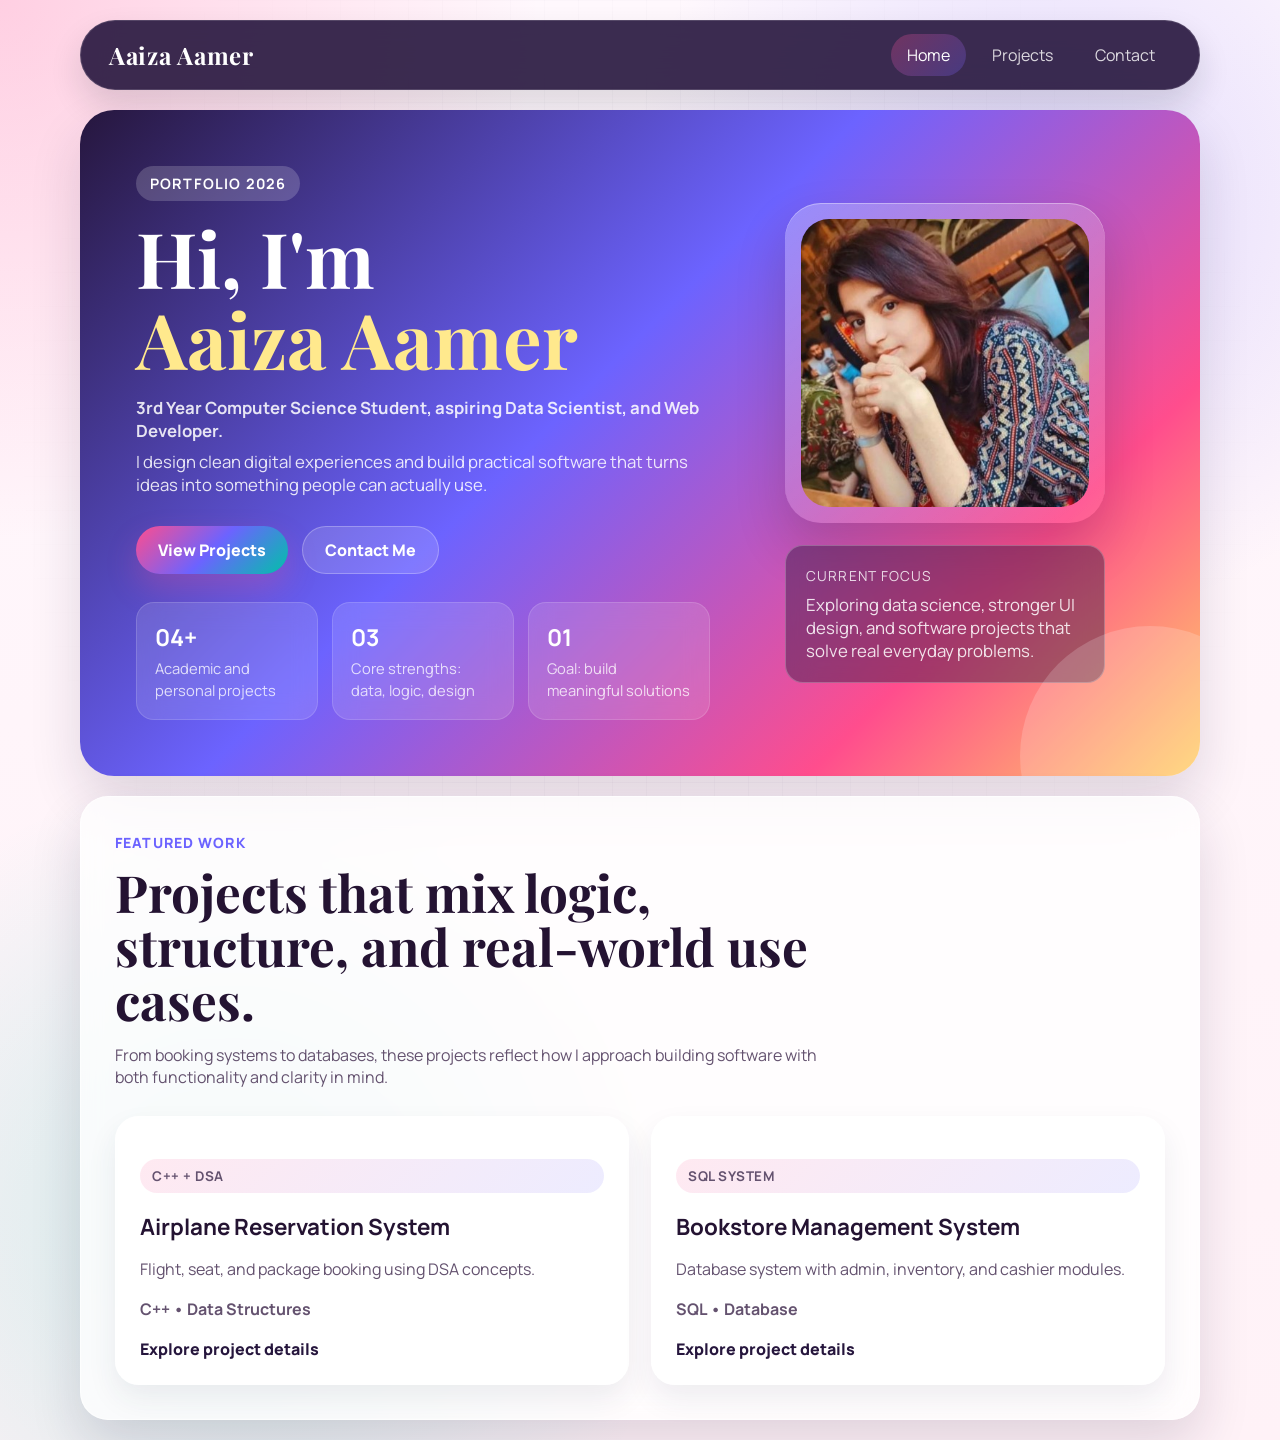
<file: index.html>
<!DOCTYPE html>
<html lang="en">
<head>
  <meta charset="UTF-8">
  <meta name="viewport" content="width=device-width, initial-scale=1.0">
  <title>Home | Portfolio</title>
  <link rel="preconnect" href="https://fonts.googleapis.com">
  <link rel="preconnect" href="https://fonts.gstatic.com" crossorigin>
  <link href="https://fonts.googleapis.com/css2?family=Manrope:wght@400;500;700;800&family=Playfair+Display:wght@600;700;800&display=swap" rel="stylesheet">
  <link rel="stylesheet" href="style.css">
</head>
<body>

<header>
  <nav class="navbar">
    <h2 class="logo">Aaiza Aamer</h2>
    <ul>
      <li><a href="index.html" class="active">Home</a></li>
      <li><a href="projects.html">Projects</a></li>
      <li><a href="contact.html">Contact</a></li>
    </ul>
  </nav>
</header>

<section class="hero">
  <div class="hero-copy">
    <span class="eyebrow">Portfolio 2026</span>
    <h1>Hi, I'm <br><span class="name">Aaiza Aamer</span></h1>
    <p class="hero-lead">3rd Year Computer Science Student, aspiring Data Scientist, and Web Developer.</p>
    <p class="hero-tagline">I design clean digital experiences and build practical software that turns ideas into something people can actually use.</p>

    <div class="hero-actions">
      <a href="projects.html" class="btn">View Projects</a>
      <a href="contact.html" class="btn secondary">Contact Me</a>
    </div>

    <div class="hero-stats">
      <div class="stat-card">
        <strong>04+</strong>
        <span>Academic and personal projects</span>
      </div>
      <div class="stat-card">
        <strong>03</strong>
        <span>Core strengths: data, logic, design</span>
      </div>
      <div class="stat-card">
        <strong>01</strong>
        <span>Goal: build meaningful solutions</span>
      </div>
    </div>
  </div>

  <div class="hero-visual">
    <div class="picture-frame">
      <div class="picture">
        <img src="picture.jpg" alt="Profile Picture">
      </div>
    </div>

    <div class="hero-note">
      <span class="hero-note-title">Current Focus</span>
      <p>Exploring data science, stronger UI design, and software projects that solve real everyday problems.</p>
    </div>
  </div>
</section>

<section class="featured-projects">
  <div class="section-heading">
    <span class="section-kicker">Featured Work</span>
    <h2>Projects that mix logic, structure, and real-world use cases.</h2>
    <p>From booking systems to databases, these projects reflect how I approach building software with both functionality and clarity in mind.</p>
  </div>

  <div class="projects-container">
    <div class="project-card">
      <span class="project-tag">C++ + DSA</span>
      <h3>Airplane Reservation System</h3>
      <p>Flight, seat, and package booking using DSA concepts.</p>
      <span>C++ • Data Structures</span>
      <a href="projects.html" class="project-link">Explore project details</a>
    </div>

    <div class="project-card">
      <span class="project-tag">SQL System</span>
      <h3>Bookstore Management System</h3>
      <p>Database system with admin, inventory, and cashier modules.</p>
      <span>SQL • Database</span>
      <a href="projects.html" class="project-link">Explore project details</a>
    </div>
  </div>
</section>



</body>
</html>
</file>
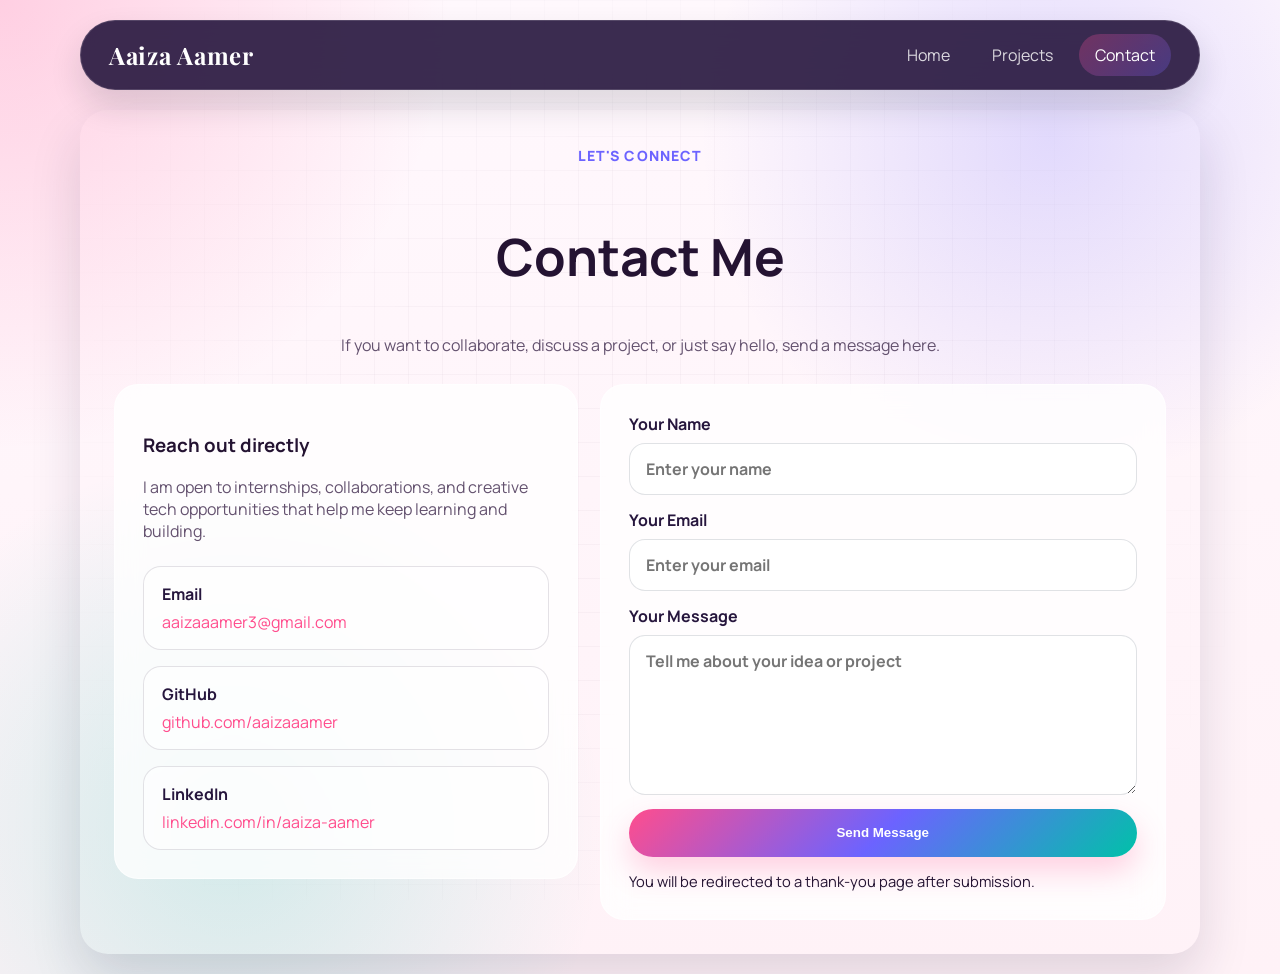
<file: contact.html>
<!DOCTYPE html>
<html lang="en">
<head>
  <meta charset="UTF-8">
  <meta name="viewport" content="width=device-width, initial-scale=1.0">
  <title>Contact | Portfolio</title>
  <link rel="preconnect" href="https://fonts.googleapis.com">
  <link rel="preconnect" href="https://fonts.gstatic.com" crossorigin>
  <link href="https://fonts.googleapis.com/css2?family=Manrope:wght@400;500;700;800&family=Playfair+Display:wght@600;700;800&display=swap" rel="stylesheet">
  <link rel="stylesheet" href="style.css">
</head>
<body>

<header>
  <nav class="navbar">
    <h2 class="logo">Aaiza Aamer</h2>
    <ul>
      <li><a href="index.html">Home</a></li>
      <li><a href="projects.html">Projects</a></li>
      <li><a href="contact.html" class="active">Contact</a></li>
    </ul>
  </nav>
</header>

<section class="contact">
  <div class="page-intro">
    <span class="section-kicker">Let's Connect</span>
    <h2>Contact Me</h2>
    <p>If you want to collaborate, discuss a project, or just say hello, send a message here.</p>
  </div>

  <div class="contact-grid">
    <div class="contact-card">
      <div class="contact-intro">
        <h3>Reach out directly</h3>
        <p>I am open to internships, collaborations, and creative tech opportunities that help me keep learning and building.</p>
      </div>

      <div class="contact-methods">
        <div class="contact-method">
          <strong>Email</strong>
          <a href="mailto:aaizaaamer3@gmail.com">aaizaaamer3@gmail.com</a>
        </div>
        <div class="contact-method">
          <strong>GitHub</strong>
          <a href="https://github.com/aaizaaamer" target="_blank" rel="noreferrer">github.com/aaizaaamer</a>
        </div>
        <div class="contact-method">
          <strong>LinkedIn</strong>
          <a href="https://linkedin.com/in/aaiza-aamer" target="_blank" rel="noreferrer">linkedin.com/in/aaiza-aamer</a>
        </div>
      </div>
    </div>

    <div class="contact-form">
      <form action="https://formspree.io/f/xeenjopr" method="POST">
        <label>
          Your Name
          <input type="text" name="name" placeholder="Enter your name" required>
        </label>

        <label>
          Your Email
          <input type="email" name="email" placeholder="Enter your email" required>
        </label>

        <label>
          Your Message
          <textarea name="message" placeholder="Tell me about your idea or project" required></textarea>
        </label>

        <input type="hidden" name="_next" value="https://aaizaaamer.github.io/Portfolio/thankyou.html">
        <button type="submit" class="btn">Send Message</button>
        <p class="form-note">You will be redirected to a thank-you page after submission.</p>
      </form>
    </div>
  </div>
</section>

</body>
</html>
</file>
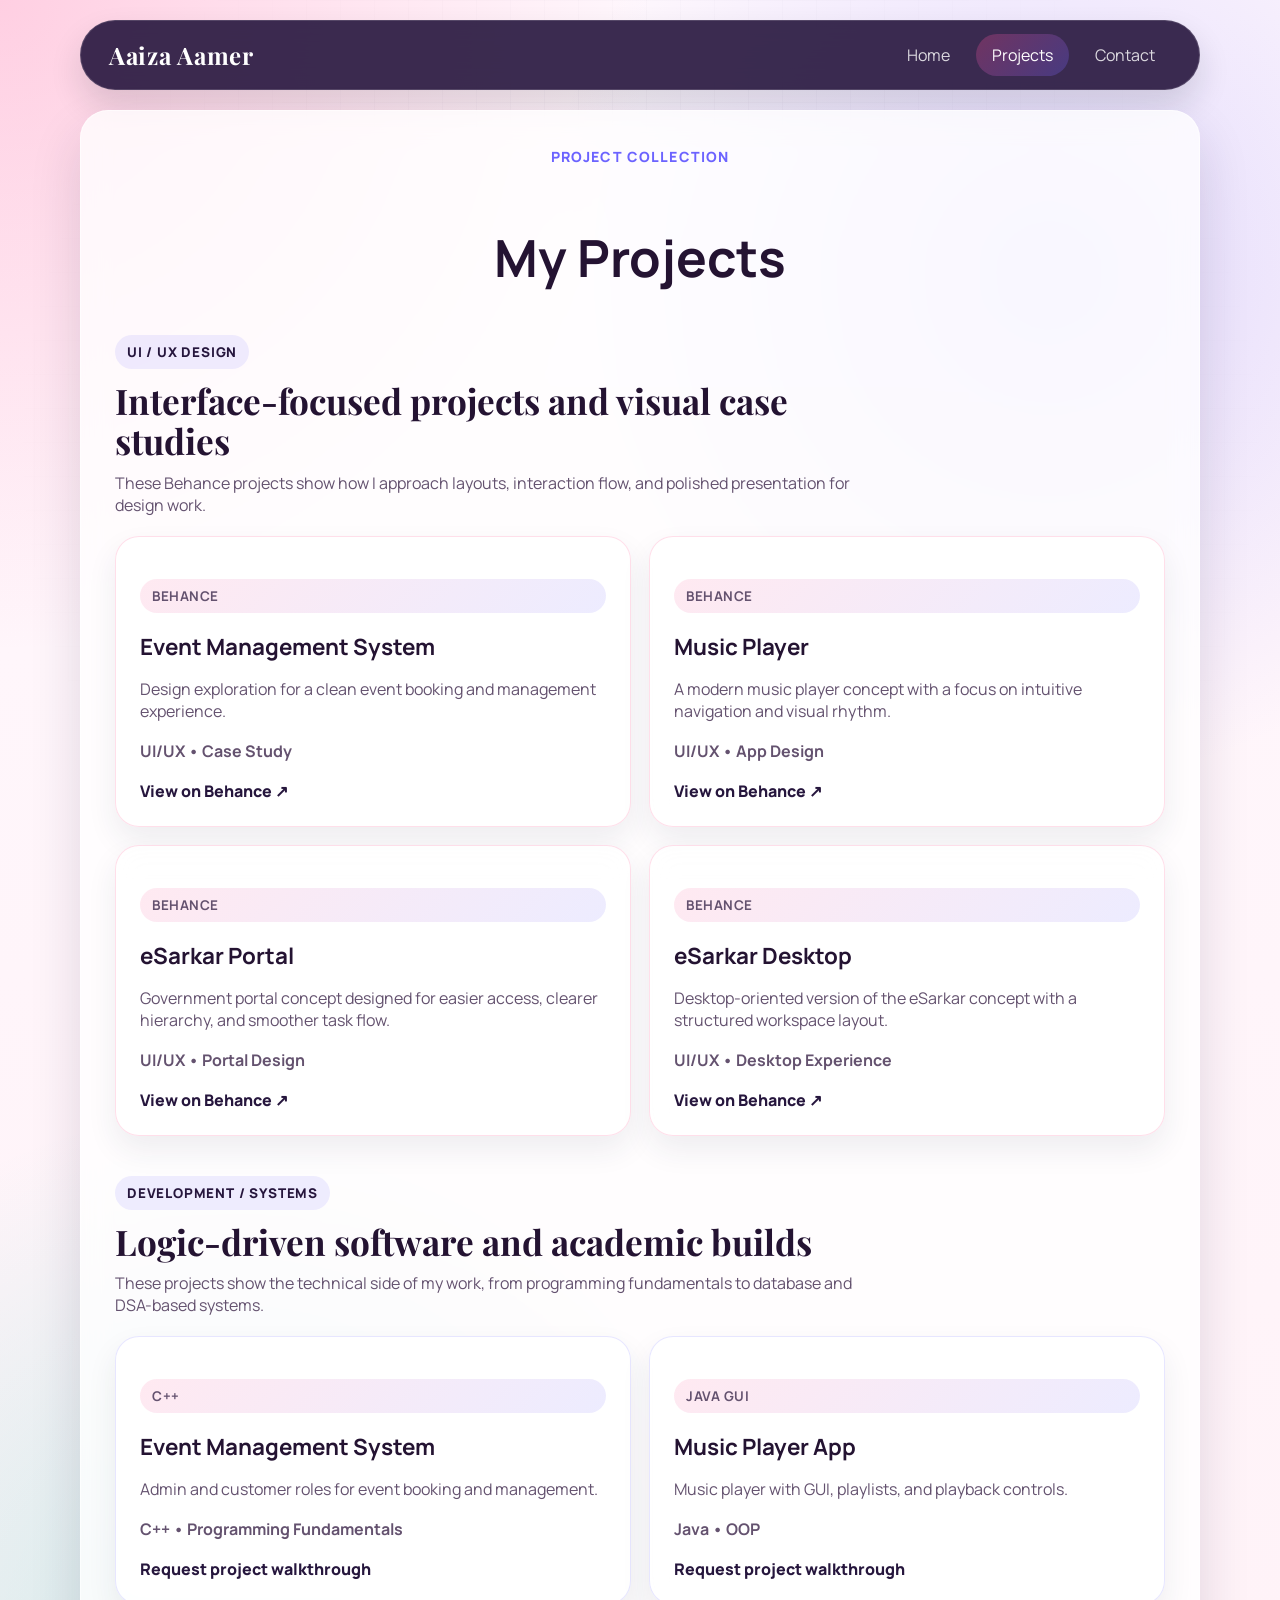
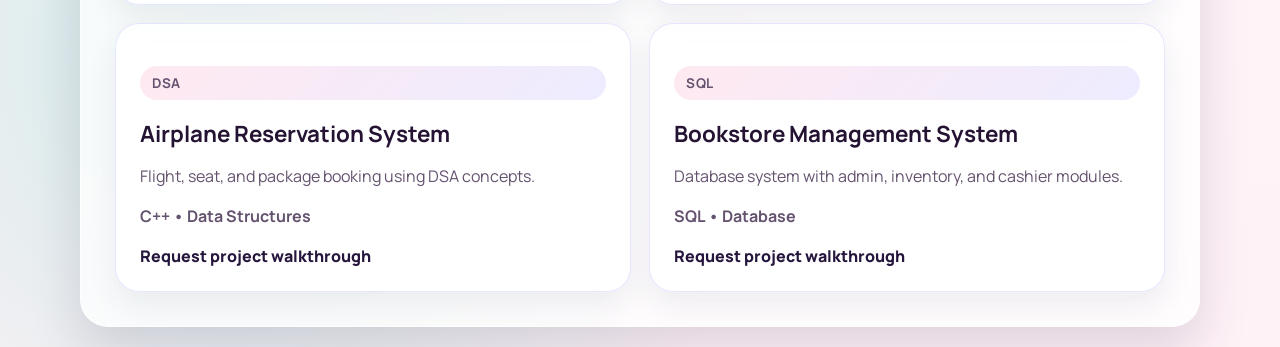
<file: projects.html>
<!DOCTYPE html>
<html lang="en">
<head>
  <meta charset="UTF-8">
  <meta name="viewport" content="width=device-width, initial-scale=1.0">
  <title>Projects | Portfolio</title>
  <link rel="preconnect" href="https://fonts.googleapis.com">
  <link rel="preconnect" href="https://fonts.gstatic.com" crossorigin>
  <link href="https://fonts.googleapis.com/css2?family=Manrope:wght@400;500;700;800&family=Playfair+Display:wght@600;700;800&display=swap" rel="stylesheet">
  <link rel="stylesheet" href="style.css">
</head>
<body>

<header>
  <nav class="navbar">
    <h2 class="logo">Aaiza Aamer</h2>
    <ul>
      <li><a href="index.html">Home</a></li>
      <li><a href="projects.html" class="active">Projects</a></li>
      <li><a href="contact.html">Contact</a></li>
    </ul>
  </nav>
</header>

<section class="featured-projects">
  <div class="page-intro">
    <span class="section-kicker">Project Collection</span>
    <h2>My Projects</h2>
   
  </div>

  <div class="domain-section">
    <div class="domain-header">
      <span class="domain-chip">UI / UX Design</span>
      <h3>Interface-focused projects and visual case studies</h3>
      <p>These Behance projects show how I approach layouts, interaction flow, and polished presentation for design work.</p>
    </div>

    <div class="projects-container section-grid">
      <div class="project-card uiux-card">
        <span class="project-tag">Behance</span>
        <h3>Event Management System</h3>
        <p>Design exploration for a clean event booking and management experience.</p>
        <span>UI/UX • Case Study</span>
        <a href="https://www.behance.net/gallery/250039583/Event-Management-system" class="project-link external" target="_blank" rel="noreferrer">View on Behance</a>
      </div>

      <div class="project-card uiux-card">
        <span class="project-tag">Behance</span>
        <h3>Music Player</h3>
        <p>A modern music player concept with a focus on intuitive navigation and visual rhythm.</p>
        <span>UI/UX • App Design</span>
        <a href="https://www.behance.net/gallery/250053233/Music-Player" class="project-link external" target="_blank" rel="noreferrer">View on Behance</a>
      </div>

      <div class="project-card uiux-card">
        <span class="project-tag">Behance</span>
        <h3>eSarkar Portal</h3>
        <p>Government portal concept designed for easier access, clearer hierarchy, and smoother task flow.</p>
        <span>UI/UX • Portal Design</span>
        <a href="https://www.behance.net/gallery/250055961/eSarkar-portal?tracking_source=project_owner_other_projects" class="project-link external" target="_blank" rel="noreferrer">View on Behance</a>
      </div>

      <div class="project-card uiux-card">
        <span class="project-tag">Behance</span>
        <h3>eSarkar Desktop</h3>
        <p>Desktop-oriented version of the eSarkar concept with a structured workspace layout.</p>
        <span>UI/UX • Desktop Experience</span>
        <a href="https://www.behance.net/gallery/250056529/eSarkar(-Desktop)" class="project-link external" target="_blank" rel="noreferrer">View on Behance</a>
      </div>
    </div>
  </div>

  <div class="domain-section">
    <div class="domain-header">
      <span class="domain-chip">Development / Systems</span>
      <h3>Logic-driven software and academic builds</h3>
      <p>These projects show the technical side of my work, from programming fundamentals to database and DSA-based systems.</p>
    </div>

    <div class="projects-container section-grid">
    <div class="project-card code-card">
      <span class="project-tag">C++</span>
      <h3>Event Management System</h3>
      <p>Admin and customer roles for event booking and management.</p>
      <span>C++ • Programming Fundamentals</span>
      <a href="contact.html" class="project-link">Request project walkthrough</a>
    </div>

    <div class="project-card code-card">
      <span class="project-tag">Java GUI</span>
      <h3>Music Player App</h3>
      <p>Music player with GUI, playlists, and playback controls.</p>
      <span>Java • OOP</span>
      <a href="contact.html" class="project-link">Request project walkthrough</a>
    </div>

    <div class="project-card code-card">
      <span class="project-tag">DSA</span>
      <h3>Airplane Reservation System</h3>
      <p>Flight, seat, and package booking using DSA concepts.</p>
      <span>C++ • Data Structures</span>
      <a href="contact.html" class="project-link">Request project walkthrough</a>
    </div>

    <div class="project-card code-card">
      <span class="project-tag">SQL</span>
      <h3>Bookstore Management System</h3>
      <p>Database system with admin, inventory, and cashier modules.</p>
      <span>SQL • Database</span>
      <a href="contact.html" class="project-link">Request project walkthrough</a>
    </div>
    </div>
  </div>
</section>

</body>
</html>
</file>
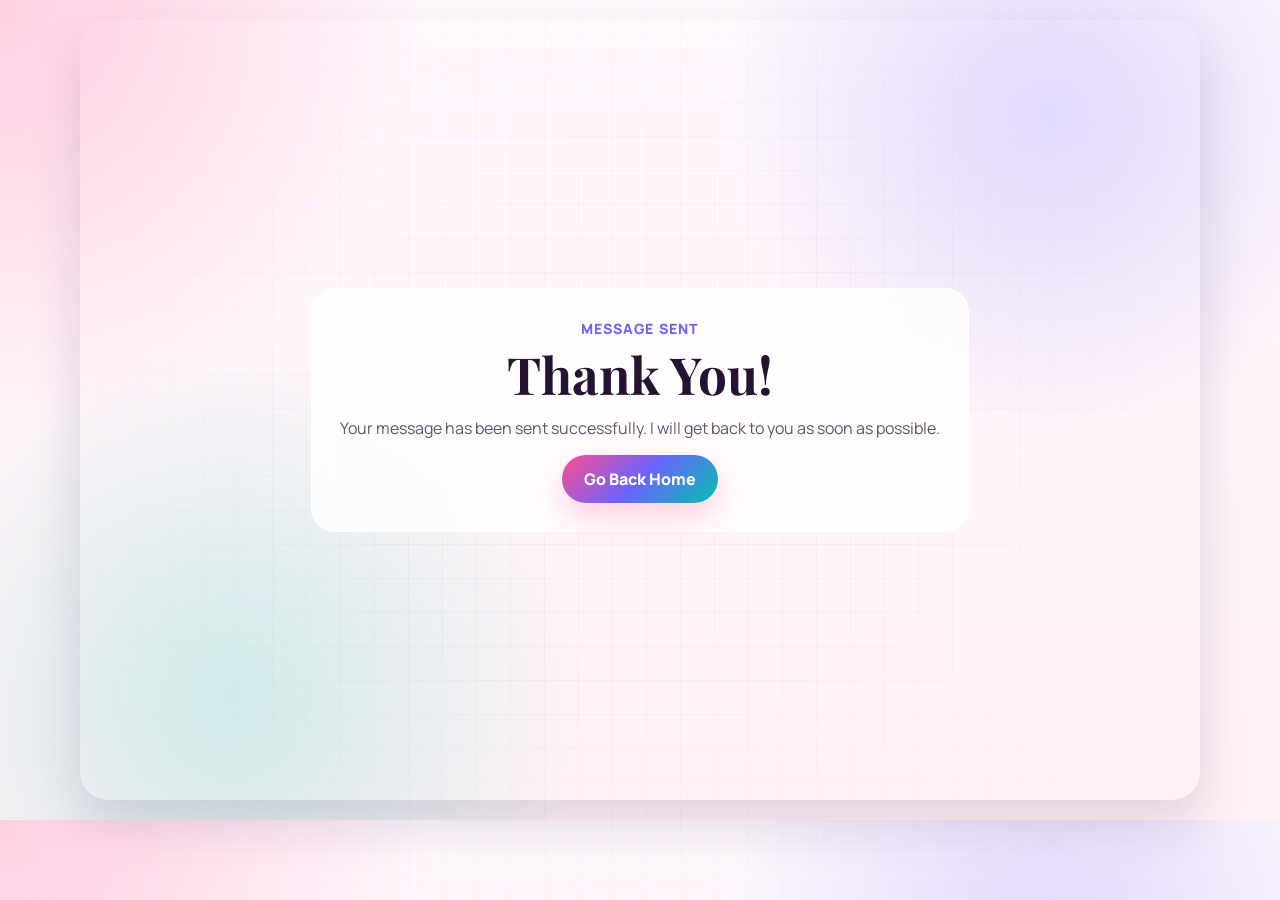
<file: thankyou.html>
<!DOCTYPE html>
<html lang="en">
<head>
  <meta charset="UTF-8">
  <meta name="viewport" content="width=device-width, initial-scale=1.0">
  <title>Thank You</title>
  <link rel="preconnect" href="https://fonts.googleapis.com">
  <link rel="preconnect" href="https://fonts.gstatic.com" crossorigin>
  <link href="https://fonts.googleapis.com/css2?family=Manrope:wght@400;500;700;800&family=Playfair+Display:wght@600;700;800&display=swap" rel="stylesheet">
  <link rel="stylesheet" href="style.css">
</head>
<body>

<div class="thankyou-wrap">
  <div class="thankyou-card">
    <span class="section-kicker">Message Sent</span>
    <h1>Thank You!</h1>
    <p>Your message has been sent successfully. I will get back to you as soon as possible.</p>
    <a href="index.html" class="btn">Go Back Home</a>
  </div>
</div>

</body>
</html>
</file>
<file: style.css>
:root {
  --bg: #fff2f7;
  --surface: rgba(255, 255, 255, 0.78);
  --surface-strong: #fffafc;
  --text: #241332;
  --muted: #64526f;
  --line: rgba(36, 19, 50, 0.12);
  --primary: #ff4d8d;
  --secondary: #6c63ff;
  --accent: #00c2a8;
  --accent-2: #ffd166;
  --deep: #26163d;
  --hero-gradient: linear-gradient(135deg, #26163d 0%, #6c63ff 44%, #ff4d8d 78%, #ffd166 100%);
  --card-shadow: 0 24px 52px rgba(38, 22, 61, 0.14);
  --radius-lg: 28px;
  --radius-md: 18px;
  --container: 1120px;
}

* {
  box-sizing: border-box;
}

html {
  scroll-behavior: smooth;
}

body {
  margin: 0;
  font-family: "Manrope", sans-serif;
  color: var(--text);
  background:
    radial-gradient(circle at top left, rgba(255, 77, 141, 0.24), transparent 28%),
    radial-gradient(circle at 82% 14%, rgba(108, 99, 255, 0.2), transparent 26%),
    radial-gradient(circle at 18% 85%, rgba(0, 194, 168, 0.18), transparent 28%),
    linear-gradient(180deg, #fff8fd 0%, var(--bg) 100%);
}

body::before {
  content: "";
  position: fixed;
  inset: 0;
  background-image: linear-gradient(rgba(38, 22, 61, 0.08) 1px, transparent 1px), linear-gradient(90deg, rgba(38, 22, 61, 0.08) 1px, transparent 1px);
  background-size: 34px 34px;
  mask-image: radial-gradient(circle at center, black 35%, transparent 85%);
  pointer-events: none;
  opacity: 0.35;
  z-index: -1;
}

a {
  color: inherit;
}

header,
section,
main,
.thankyou-wrap {
  position: relative;
  z-index: 1;
}

.navbar,
.hero,
.featured-projects,
.contact,
.thankyou-wrap {
  width: min(calc(100% - 32px), var(--container));
  margin: 20px auto;
}

.navbar {
  display: flex;
  align-items: center;
  justify-content: space-between;
  gap: 20px;
  padding: 18px 28px;
  background: rgba(38, 22, 61, 0.9);
  color: #fff;
  border: 1px solid rgba(255, 255, 255, 0.14);
  border-radius: 999px;
  box-shadow: 0 16px 32px rgba(24, 31, 46, 0.14);
  backdrop-filter: blur(16px);
}

.navbar ul {
  display: flex;
  flex-wrap: wrap;
  list-style: none;
  gap: 10px;
  padding: 0;
  margin: 0;
}

.navbar a {
  color: rgba(255, 255, 255, 0.82);
  text-decoration: none;
  padding: 10px 16px;
  border-radius: 999px;
  transition: background-color 0.25s ease, color 0.25s ease, transform 0.25s ease;
}

.navbar a:hover,
.navbar a.active {
  background: linear-gradient(135deg, rgba(255, 77, 141, 0.28), rgba(108, 99, 255, 0.28));
  color: #fff;
  transform: translateY(-1px);
}

.logo {
  margin: 0;
  font-family: "Playfair Display", serif;
  font-size: 1.5rem;
  font-weight: 700;
  letter-spacing: 0.03em;
}

.hero {
  display: grid;
  grid-template-columns: minmax(0, 1.3fr) minmax(280px, 0.9fr);
  gap: 36px;
  align-items: center;
  padding: 56px;
  border-radius: calc(var(--radius-lg) + 6px);
  background: var(--hero-gradient);
  color: #fff;
  overflow: hidden;
  box-shadow: var(--card-shadow);
}

.hero::after {
  content: "";
  position: absolute;
  right: -80px;
  bottom: -110px;
  width: 260px;
  height: 260px;
  border-radius: 50%;
  background: rgba(255, 255, 255, 0.18);
}

.eyebrow {
  display: inline-block;
  margin-bottom: 16px;
  padding: 8px 14px;
  border-radius: 999px;
  background: rgba(255, 255, 255, 0.18);
  font-size: 0.9rem;
  font-weight: 700;
  letter-spacing: 0.08em;
  text-transform: uppercase;
}

.hero h1,
.section-heading h2,
.thankyou-card h1 {
  margin: 0;
  font-family: "Playfair Display", serif;
  line-height: 1.05;
}

.hero h1 {
  font-size: clamp(2.9rem, 6vw, 5rem);
}

.name {
  color: #ffe98d;
}

.hero p {
  max-width: 56ch;
  color: rgba(255, 255, 255, 0.86);
  font-size: 1.05rem;
}

.hero-lead {
  margin: 18px 0 8px;
  font-size: 1.08rem;
  font-weight: 700;
}

.hero-tagline {
  margin: 0 0 30px;
}

.hero-actions {
  display: flex;
  flex-wrap: wrap;
  gap: 14px;
  margin-bottom: 28px;
}

.hero-stats {
  display: grid;
  grid-template-columns: repeat(3, minmax(0, 1fr));
  gap: 14px;
}

.stat-card {
  padding: 18px;
  border-radius: var(--radius-md);
  background: rgba(255, 255, 255, 0.12);
  border: 1px solid rgba(255, 255, 255, 0.14);
  backdrop-filter: blur(12px);
}

.stat-card strong {
  display: block;
  font-size: 1.45rem;
  margin-bottom: 4px;
}

.stat-card span {
  font-size: 0.92rem;
  color: rgba(255, 255, 255, 0.78);
}

.hero-visual {
  display: grid;
  justify-items: center;
  gap: 22px;
}

.picture-frame {
  position: relative;
  width: min(100%, 320px);
  aspect-ratio: 1;
  padding: 16px;
  border-radius: 36px;
  background: linear-gradient(145deg, rgba(255, 255, 255, 0.28), rgba(255, 255, 255, 0.08));
  box-shadow: inset 0 1px 0 rgba(255, 255, 255, 0.35), 0 24px 50px rgba(16, 23, 38, 0.18);
}

.picture img {
  width: 100%;
  height: 100%;
  object-fit: cover;
  border-radius: 28px;
  display: block;
}

.hero-note,
.contact-card,
.contact-form,
.project-card,
.thankyou-card,
.featured-projects {
  background: var(--surface);
  border: 1px solid rgba(255, 255, 255, 0.58);
  backdrop-filter: blur(14px);
}

.hero-note {
  width: 100%;
  max-width: 320px;
  padding: 20px;
  border-radius: var(--radius-md);
  background: rgba(38, 22, 61, 0.42);
  border: 1px solid rgba(255, 255, 255, 0.24);
  color: #ffffff;
}

.hero-note-title {
  display: block;
  margin-bottom: 8px;
  font-size: 0.86rem;
  letter-spacing: 0.08em;
  text-transform: uppercase;
  color: rgba(255, 255, 255, 0.82);
}

.hero-note p {
  margin: 0;
}

.btn {
  display: inline-flex;
  align-items: center;
  justify-content: center;
  min-height: 48px;
  padding: 0 22px;
  border: none;
  border-radius: 999px;
  background: linear-gradient(135deg, var(--primary), var(--secondary), var(--accent));
  color: #fff;
  font-weight: 800;
  text-decoration: none;
  box-shadow: 0 14px 30px rgba(255, 77, 141, 0.25);
  transition: transform 0.25s ease, box-shadow 0.25s ease, filter 0.25s ease;
  cursor: pointer;
}

.btn:hover {
  transform: translateY(-2px);
  box-shadow: 0 18px 34px rgba(108, 99, 255, 0.28);
  filter: saturate(1.06);
}

.secondary {
  background: rgba(255, 255, 255, 0.14);
  color: #fff;
  border: 1px solid rgba(255, 255, 255, 0.26);
  box-shadow: none;
}

.page-intro,
.section-heading {
  max-width: 720px;
  margin-bottom: 28px;
}

.page-intro {
  margin-inline: auto;
  text-align: center;
}

.section-heading p,
.page-intro p,
.project-card p,
.contact-intro p,
.thankyou-card p {
  color: var(--muted);
}

.featured-projects,
.contact,
.thankyou-wrap {
  padding: 34px;
  border-radius: var(--radius-lg);
  box-shadow: var(--card-shadow);
}

.section-kicker {
  display: inline-block;
  margin-bottom: 14px;
  color: var(--secondary);
  font-size: 0.88rem;
  font-weight: 800;
  letter-spacing: 0.08em;
  text-transform: uppercase;
}

.featured-projects h2,
.contact h2,
.thankyou-card h1 {
  font-size: clamp(2rem, 4vw, 3.3rem);
}

.projects-container {
  display: grid;
  grid-template-columns: repeat(2, minmax(0, 1fr));
  gap: 22px;
}

.domain-section + .domain-section {
  margin-top: 40px;
}

.domain-header {
  max-width: 760px;
  margin-bottom: 20px;
}

.domain-header h3 {
  margin: 12px 0 10px;
  font-family: "Playfair Display", serif;
  font-size: clamp(1.5rem, 2.8vw, 2.2rem);
  line-height: 1.15;
}

.domain-header p {
  margin: 0;
  color: var(--muted);
}

.domain-chip {
  display: inline-flex;
  align-items: center;
  padding: 8px 12px;
  border-radius: 999px;
  background: rgba(108, 99, 255, 0.11);
  color: var(--deep);
  font-size: 0.84rem;
  font-weight: 800;
  letter-spacing: 0.06em;
  text-transform: uppercase;
}

.uiux-card {
  border-color: rgba(255, 77, 141, 0.18);
}

.machine-card {
  border-color: rgba(0, 194, 168, 0.18);
}

.code-card {
  border-color: rgba(108, 99, 255, 0.16);
}

.project-card {
  padding: 24px;
  border-radius: 24px;
  box-shadow: 0 14px 30px rgba(36, 50, 74, 0.08);
  transition: transform 0.28s ease, box-shadow 0.28s ease, border-color 0.28s ease;
}

.project-card:hover {
  transform: translateY(-8px);
  box-shadow: 0 24px 40px rgba(38, 22, 61, 0.16);
  border-color: rgba(255, 77, 141, 0.3);
}

.project-tag {
  display: inline-flex;
  align-items: center;
  margin-bottom: 16px;
  padding: 8px 12px;
  border-radius: 999px;
  background: linear-gradient(135deg, rgba(255, 77, 141, 0.12), rgba(108, 99, 255, 0.12));
  color: var(--deep);
  font-size: 0.84rem;
  font-weight: 800;
  letter-spacing: 0.04em;
  text-transform: uppercase;
}

.project-card h3 {
  margin-top: 0;
  margin-bottom: 12px;
  font-size: 1.4rem;
}

.project-card span {
  display: block;
  margin: 18px 0;
  color: var(--muted);
  font-weight: 700;
}

.project-link {
  color: var(--deep);
  font-weight: 800;
  text-decoration: none;
}

.project-link:hover {
  color: var(--primary);
}

.project-link.external::after {
  content: " ↗";
  font-weight: 900;
}

.section-grid {
  display: grid;
  gap: 18px;
}

.section-note {
  margin: 0;
  color: var(--muted);
}

.contact-grid {
  display: grid;
  grid-template-columns: minmax(280px, 0.9fr) minmax(0, 1.1fr);
  gap: 22px;
  align-items: start;
}

.contact-card,
.contact-form,
.thankyou-card {
  padding: 28px;
  border-radius: 24px;
}

.contact-methods {
  display: grid;
  gap: 16px;
  margin-top: 24px;
}

.contact-method {
  padding: 16px 18px;
  border-radius: 18px;
  background: rgba(255, 255, 255, 0.56);
  border: 1px solid var(--line);
}

.contact-method strong {
  display: block;
  margin-bottom: 6px;
  color: var(--deep);
}

.contact-method a {
  color: var(--primary);
  text-decoration: none;
  word-break: break-word;
}

form {
  display: grid;
  gap: 14px;
}

label {
  display: grid;
  gap: 8px;
  font-weight: 700;
  color: var(--deep);
}

input,
textarea {
  width: 100%;
  padding: 14px 16px;
  border: 1px solid rgba(36, 50, 74, 0.14);
  border-radius: 16px;
  background: rgba(255, 255, 255, 0.86);
  color: var(--text);
  font: inherit;
  transition: border-color 0.2s ease, box-shadow 0.2s ease, background-color 0.2s ease;
}

input:focus,
textarea:focus {
  outline: none;
  border-color: rgba(255, 77, 141, 0.5);
  box-shadow: 0 0 0 4px rgba(255, 77, 141, 0.12);
  background: #fff;
}

textarea {
  min-height: 160px;
  resize: vertical;
}

.form-note {
  margin: 0;
  font-size: 0.92rem;
}

.thankyou-wrap {
  min-height: calc(100vh - 120px);
  display: grid;
  place-items: center;
}

.thankyou-card {
  max-width: 700px;
  text-align: center;
}

.thankyou-card .section-kicker {
  margin-bottom: 10px;
}

@media (max-width: 900px) {
  .hero,
  .contact-grid {
    grid-template-columns: 1fr;
  }

  .hero {
    padding: 36px 26px;
  }

  .hero-visual {
    order: -1;
  }

  .hero-stats,
  .projects-container {
    grid-template-columns: 1fr;
  }
}

@media (max-width: 640px) {
  .navbar,
  .hero,
  .featured-projects,
  .contact,
  .thankyou-wrap {
    width: min(calc(100% - 20px), var(--container));
  }

  .navbar {
    padding: 16px 18px;
    border-radius: 28px;
    flex-direction: column;
  }

  .navbar ul {
    justify-content: center;
  }

  .hero h1 {
    font-size: 2.55rem;
  }

  .featured-projects,
  .contact,
  .thankyou-wrap {
    padding: 22px;
  }
}
</file>
